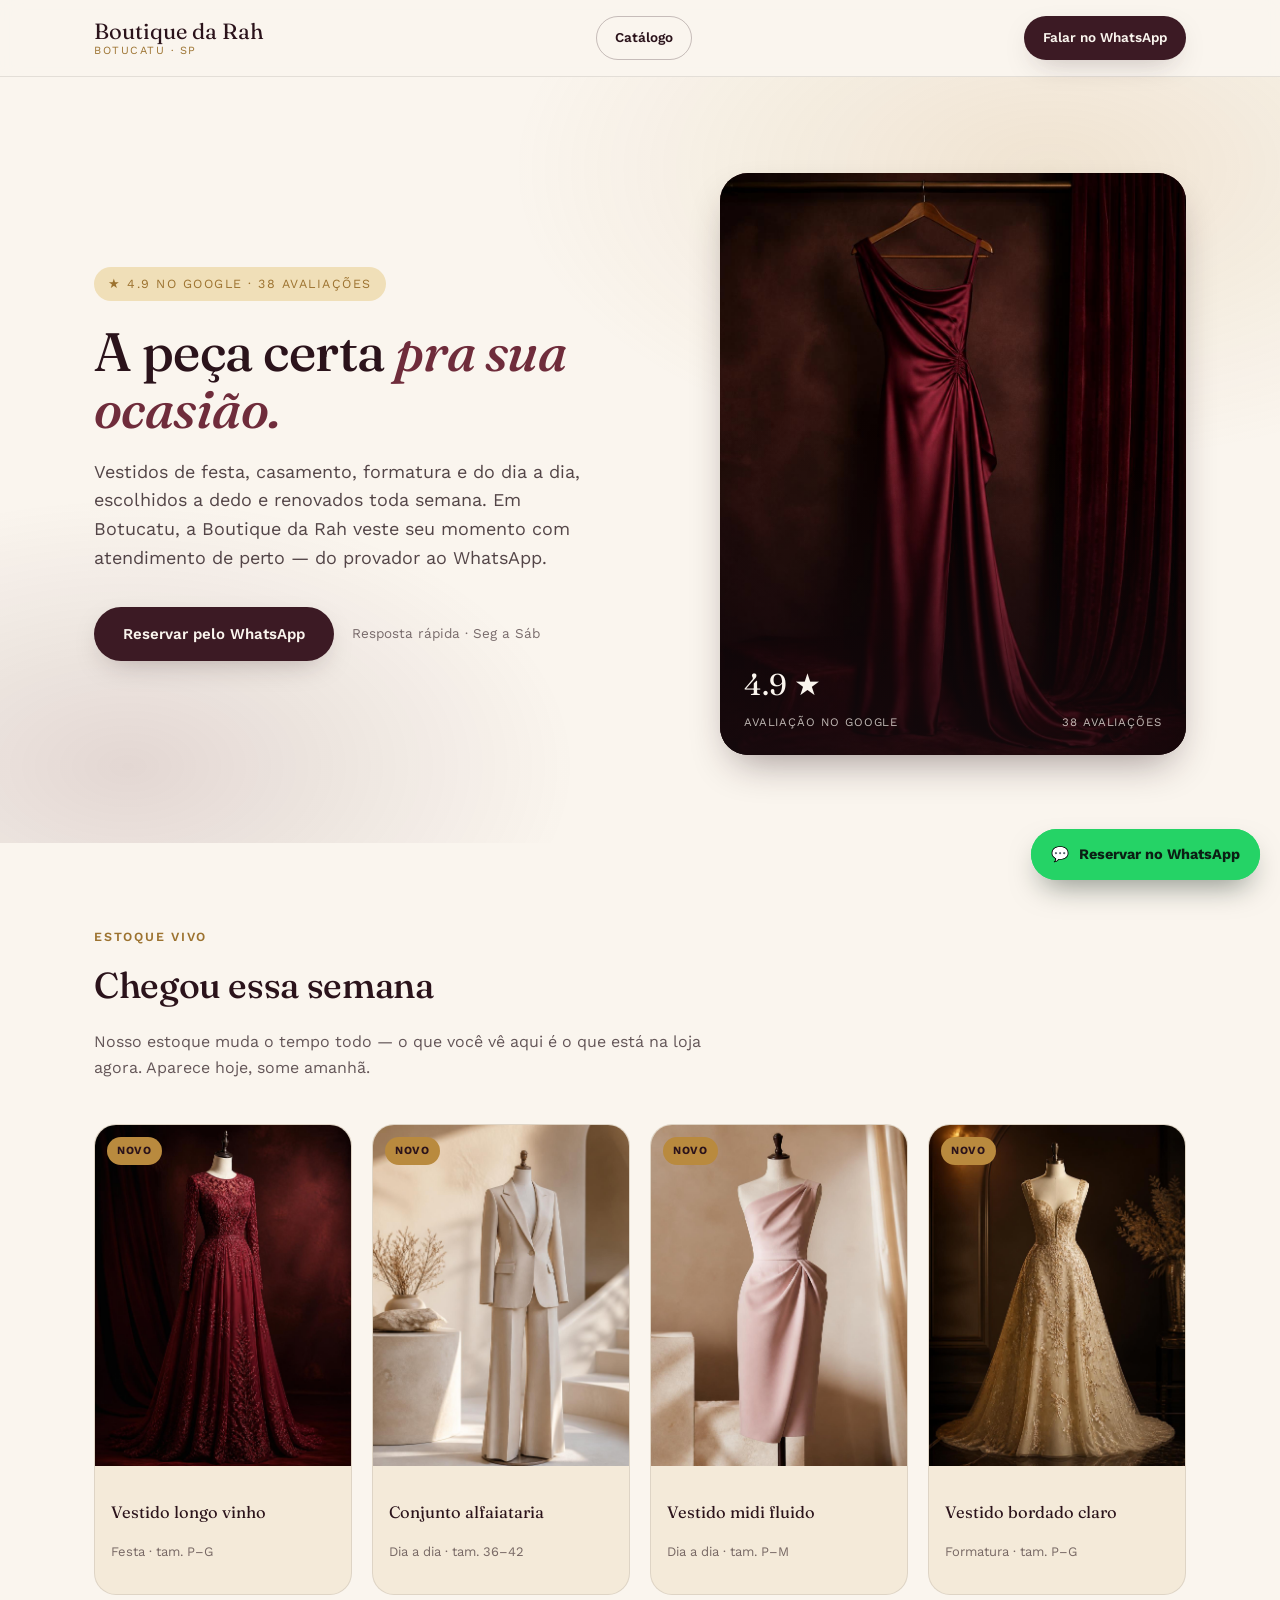
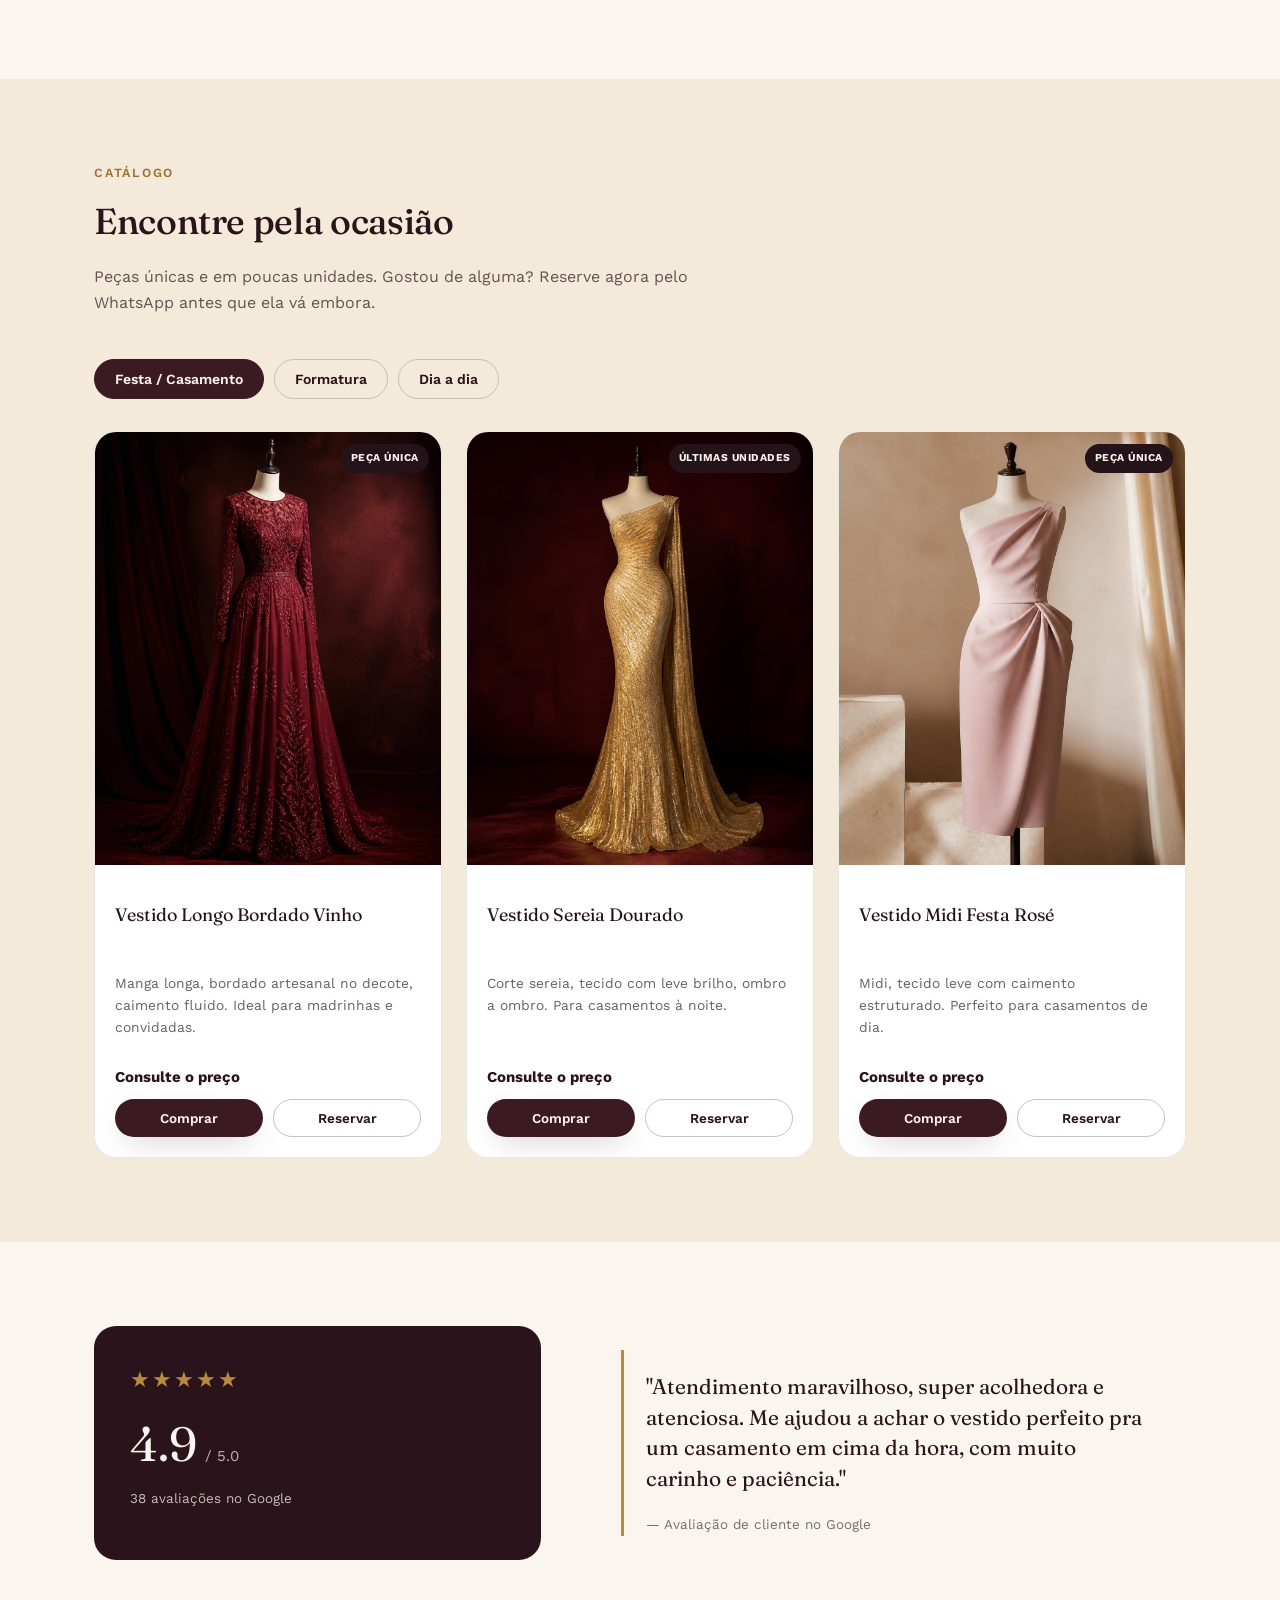
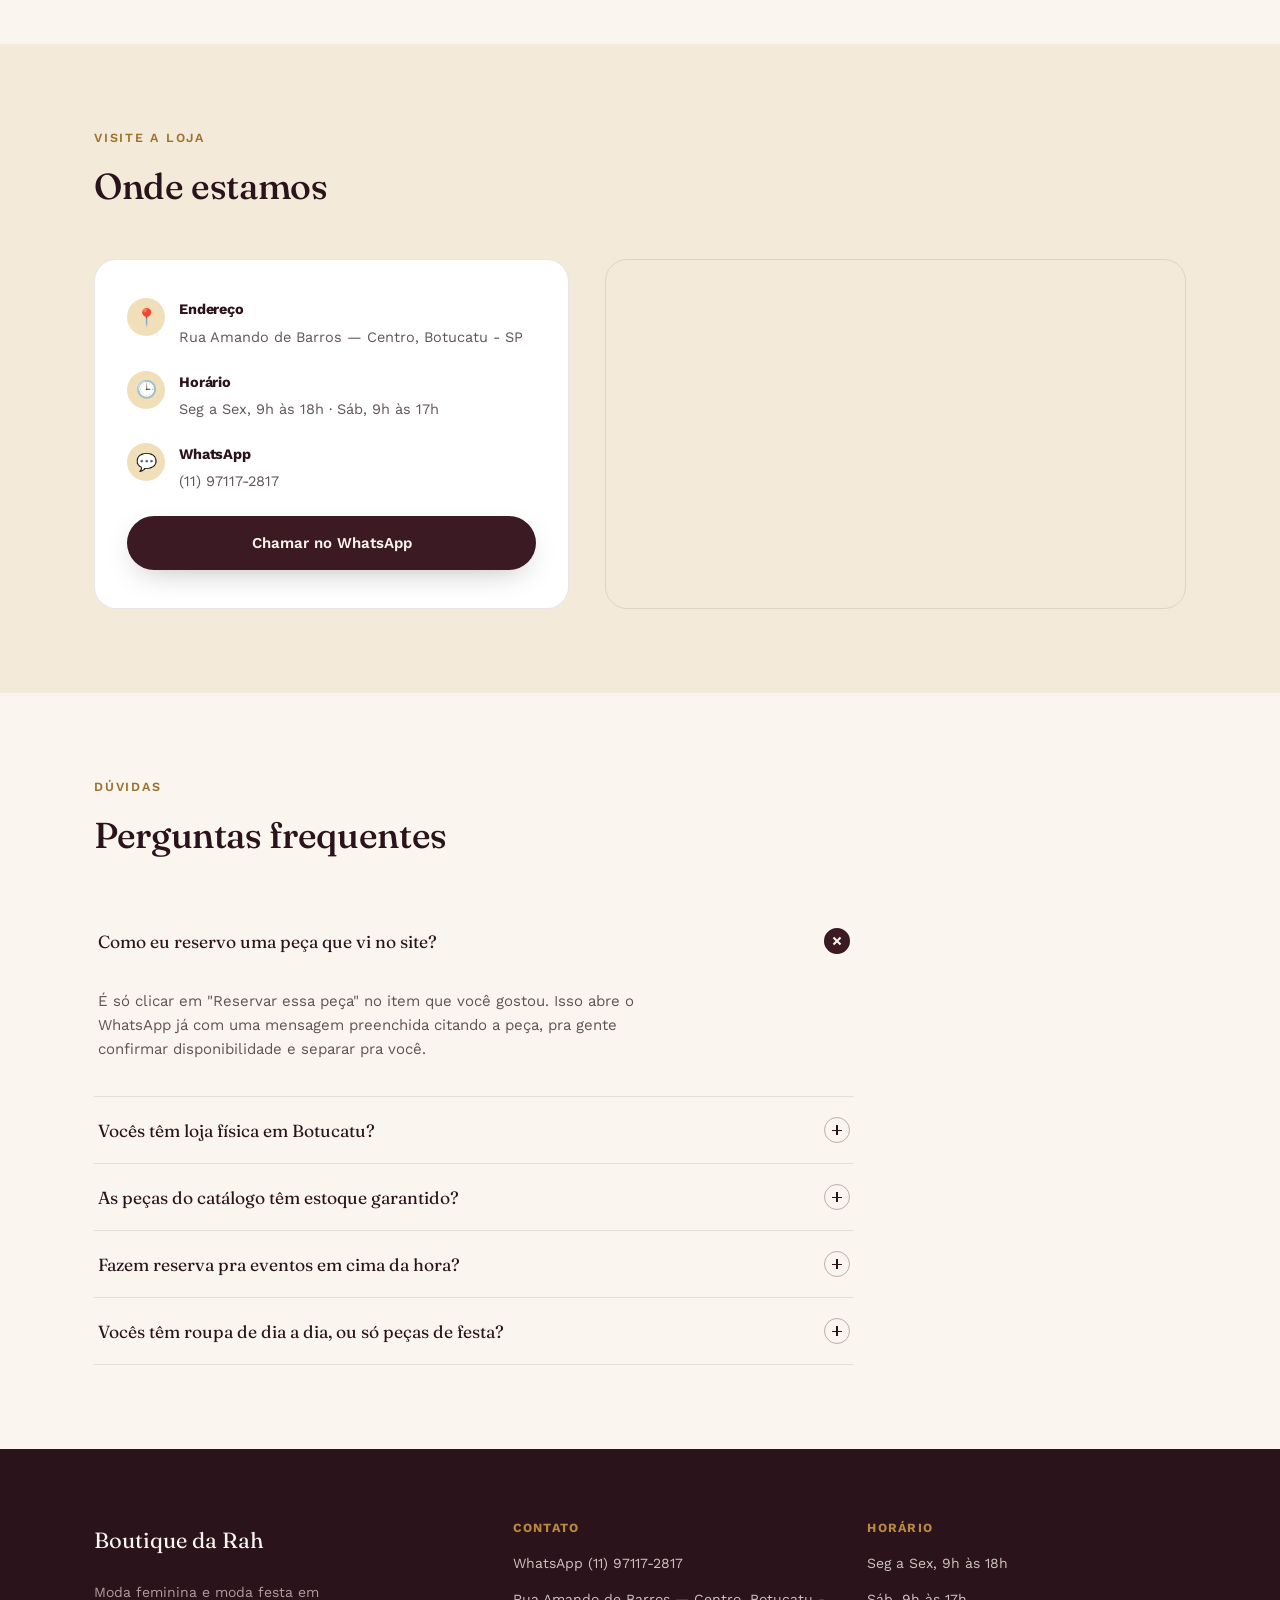
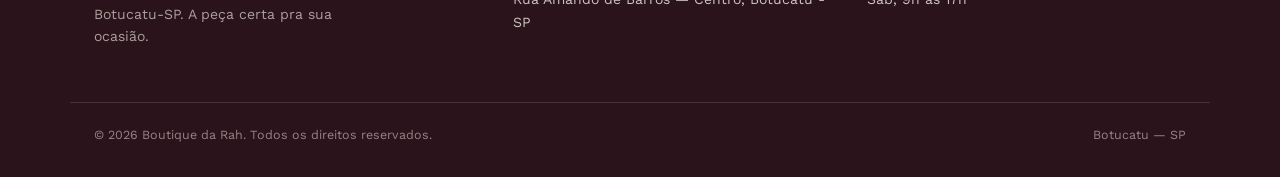
<file: boutique-da-rah/index.html>
<!DOCTYPE html>
<html lang="pt-BR">
<head>
<meta charset="UTF-8">
<meta name="viewport" content="width=device-width, initial-scale=1">
<title>Boutique da Rah — Moda Feminina e Festa em Botucatu-SP</title>
<meta name="description" content="Boutique da Rah, em Botucatu-SP: vestidos de festa, casamento, formatura e peças do dia a dia. Estoque renovado toda semana, atendimento acolhedor e reserva rápida pelo WhatsApp.">
<meta name="theme-color" content="#3c1a24">

<meta property="og:type" content="website">
<meta property="og:title" content="Boutique da Rah — Moda Feminina e Festa em Botucatu-SP">
<meta property="og:description" content="A peça certa pra sua ocasião. Vestidos de festa, casamento, formatura e dia a dia, com estoque sempre renovado. Reserve pelo WhatsApp.">
<meta property="og:locale" content="pt_BR">

<link rel="preconnect" href="https://fonts.googleapis.com">
<link rel="preconnect" href="https://fonts.gstatic.com" crossorigin>
<link href="https://fonts.googleapis.com/css2?family=Fraunces:ital,wght@0,400;0,500;0,600;1,500&family=Work+Sans:wght@400;500;600;700&display=swap" rel="stylesheet">
<link rel="stylesheet" href="styles.css">
</head>
<body>

<header class="site-header">
  <div class="container">
    <a href="#top" class="brand">
      <span class="brand-mark">Boutique da Rah</span>
      <span class="brand-sub">Botucatu · SP</span>
    </a>
    <nav class="nav-links">
      <a href="#catalogo" class="btn btn-ghost btn-small">Catálogo</a>
    </nav>
    <a class="btn btn-primary btn-small" id="header-whats"
       href="#" target="_blank" rel="noopener">
      Falar no WhatsApp
    </a>
  </div>
</header>

<main id="top">

  <!-- HERO -->
  <section class="hero">
    <div class="container hero-grid">
      <div>
        <span class="hero-eyebrow reveal-hero" data-delay="0">★ 4.9 no Google · 38 avaliações</span>
        <h1 class="reveal-hero" data-delay="1">A peça certa <em>pra sua ocasião.</em></h1>
        <p class="hero-lede reveal-hero" data-delay="2">
          Vestidos de festa, casamento, formatura e do dia a dia, escolhidos a dedo
          e renovados toda semana. Em Botucatu, a Boutique da Rah veste seu momento
          com atendimento de perto — do provador ao WhatsApp.
        </p>
        <div class="hero-actions reveal-hero" data-delay="3">
          <a class="btn btn-primary" id="hero-whats" href="#" target="_blank" rel="noopener">
            Reservar pelo WhatsApp
          </a>
          <span class="hero-note">Resposta rápida · Seg a Sáb</span>
        </div>
      </div>
      <div class="hero-visual reveal-hero" data-delay="2">
        <img src="images/hero-vestido-vinho.jpg" alt="Vestido longo de festa em cetim vinho, peça em destaque da Boutique da Rah">
        <div class="hero-visual-tag">
          <div>
            <span class="rating">4.9 ★</span>
            <small>Avaliação no Google</small>
          </div>
          <small>38 avaliações</small>
        </div>
      </div>
    </div>
  </section>

  <!-- CHEGOU ESSA SEMANA -->
  <section class="section" id="novidades">
    <div class="container">
      <div class="section-head reveal">
        <span class="section-kicker">Estoque vivo</span>
        <h2>Chegou essa semana</h2>
        <p>Nosso estoque muda o tempo todo — o que você vê aqui é o que está na loja agora. Aparece hoje, some amanhã.</p>
      </div>
      <div class="drop-grid">
        <div class="drop-card reveal">
          <div class="drop-swatch">
            <img src="images/vestido-longo-bordado-vinho.jpg" alt="Vestido longo de festa em tom vinho, bordado no decote">
          </div>
          <span class="drop-new">Novo</span>
          <div class="drop-info">
            <p class="name">Vestido longo vinho</p>
            <p class="meta">Festa · tam. P–G</p>
          </div>
        </div>
        <div class="drop-card reveal">
          <div class="drop-swatch">
            <img src="images/conjunto-alfaiataria-areia.jpg" alt="Conjunto de alfaiataria feminino em tom areia, blazer e calça pantalona">
          </div>
          <span class="drop-new">Novo</span>
          <div class="drop-info">
            <p class="name">Conjunto alfaiataria</p>
            <p class="meta">Dia a dia · tam. 36–42</p>
          </div>
        </div>
        <div class="drop-card reveal">
          <div class="drop-swatch">
            <img src="images/vestido-midi-rose.jpg" alt="Vestido midi fluido em tom rosé, caimento estruturado">
          </div>
          <span class="drop-new">Novo</span>
          <div class="drop-info">
            <p class="name">Vestido midi fluido</p>
            <p class="meta">Dia a dia · tam. P–M</p>
          </div>
        </div>
        <div class="drop-card reveal">
          <div class="drop-swatch">
            <img src="images/vestido-bordado-champagne.jpg" alt="Vestido de formatura em bordado champagne, decote princesa">
          </div>
          <span class="drop-new">Novo</span>
          <div class="drop-info">
            <p class="name">Vestido bordado claro</p>
            <p class="meta">Formatura · tam. P–G</p>
          </div>
        </div>
      </div>
    </div>
  </section>

  <!-- CATÁLOGO POR OCASIÃO -->
  <section class="section section-alt" id="catalogo">
    <div class="container">
      <div class="section-head reveal">
        <span class="section-kicker">Catálogo</span>
        <h2>Encontre pela ocasião</h2>
        <p>Peças únicas e em poucas unidades. Gostou de alguma? Reserve agora pelo WhatsApp antes que ela vá embora.</p>
      </div>

      <div class="tabs" role="tablist" aria-label="Filtrar catálogo por ocasião">
        <button class="tab-btn is-active" data-filter="festa" role="tab" aria-selected="true">Festa / Casamento</button>
        <button class="tab-btn" data-filter="formatura" role="tab" aria-selected="false">Formatura</button>
        <button class="tab-btn" data-filter="dia-a-dia" role="tab" aria-selected="false">Dia a dia</button>
      </div>

      <div class="catalog-grid" id="catalog-grid">

        <!-- FESTA / CASAMENTO -->
        <article class="item-card is-shown reveal" data-category="festa">
          <div class="item-media">
            <span class="item-badge">Peça única</span>
            <img src="images/vestido-longo-bordado-vinho.jpg" alt="Vestido longo bordado em tom vinho, manga longa, decote bordado">
          </div>
          <div class="item-body">
            <p class="name">Vestido Longo Bordado Vinho</p>
            <p class="desc">Manga longa, bordado artesanal no decote, caimento fluido. Ideal para madrinhas e convidadas.</p>
            <div class="row">
              <span class="price">Consulte o preço</span>
            </div>
            <div class="item-actions">
              <button class="btn btn-primary btn-small buy-btn" data-item="Vestido Longo Bordado Vinho (Festa/Casamento)">
                Comprar
              </button>
              <button class="btn btn-ghost btn-small reserve-btn" data-item="Vestido Longo Bordado Vinho (Festa/Casamento)">
                Reservar
              </button>
            </div>
          </div>
        </article>

        <article class="item-card is-shown reveal" data-category="festa">
          <div class="item-media">
            <span class="item-badge">Últimas unidades</span>
            <img src="images/vestido-sereia-dourado.jpg" alt="Vestido sereia dourado, tecido com brilho, ombro a ombro">
          </div>
          <div class="item-body">
            <p class="name">Vestido Sereia Dourado</p>
            <p class="desc">Corte sereia, tecido com leve brilho, ombro a ombro. Para casamentos à noite.</p>
            <div class="row">
              <span class="price">Consulte o preço</span>
            </div>
            <div class="item-actions">
              <button class="btn btn-primary btn-small buy-btn" data-item="Vestido Sereia Dourado (Festa/Casamento)">
                Comprar
              </button>
              <button class="btn btn-ghost btn-small reserve-btn" data-item="Vestido Sereia Dourado (Festa/Casamento)">
                Reservar
              </button>
            </div>
          </div>
        </article>

        <article class="item-card is-shown reveal" data-category="festa">
          <div class="item-media">
            <span class="item-badge">Peça única</span>
            <img src="images/vestido-midi-rose.jpg" alt="Vestido midi rosé, um ombro só, caimento estruturado">
          </div>
          <div class="item-body">
            <p class="name">Vestido Midi Festa Rosé</p>
            <p class="desc">Midi, tecido leve com caimento estruturado. Perfeito para casamentos de dia.</p>
            <div class="row">
              <span class="price">Consulte o preço</span>
            </div>
            <div class="item-actions">
              <button class="btn btn-primary btn-small buy-btn" data-item="Vestido Midi Festa Rosé (Festa/Casamento)">
                Comprar
              </button>
              <button class="btn btn-ghost btn-small reserve-btn" data-item="Vestido Midi Festa Rosé (Festa/Casamento)">
                Reservar
              </button>
            </div>
          </div>
        </article>

        <!-- FORMATURA -->
        <article class="item-card" data-category="formatura">
          <div class="item-media">
            <span class="item-badge">Peça única</span>
            <img src="images/vestido-bordado-champagne.jpg" alt="Vestido bordado champagne, decote princesa, para formatura">
          </div>
          <div class="item-body">
            <p class="name">Vestido Bordado Champagne</p>
            <p class="desc">Bordado fino em toda a saia, decote princesa. Para colação e formatura.</p>
            <div class="row">
              <span class="price">Consulte o preço</span>
            </div>
            <div class="item-actions">
              <button class="btn btn-primary btn-small buy-btn" data-item="Vestido Bordado Champagne (Formatura)">
                Comprar
              </button>
              <button class="btn btn-ghost btn-small reserve-btn" data-item="Vestido Bordado Champagne (Formatura)">
                Reservar
              </button>
            </div>
          </div>
        </article>

        <article class="item-card" data-category="formatura">
          <div class="item-media">
            <span class="item-badge">Últimas unidades</span>
            <img src="images/hero-vestido-vinho.jpg" alt="Vestido longo vinho com fenda lateral, tecido de caimento fluido">
          </div>
          <div class="item-body">
            <p class="name">Vestido Longo Fenda Vinho</p>
            <p class="desc">Fenda lateral, alça fina, tecido com caimento estruturado. Elegante e leve para dançar.</p>
            <div class="row">
              <span class="price">Consulte o preço</span>
            </div>
            <div class="item-actions">
              <button class="btn btn-primary btn-small buy-btn" data-item="Vestido Longo Fenda Vinho (Formatura)">
                Comprar
              </button>
              <button class="btn btn-ghost btn-small reserve-btn" data-item="Vestido Longo Fenda Vinho (Formatura)">
                Reservar
              </button>
            </div>
          </div>
        </article>

        <article class="item-card" data-category="formatura">
          <div class="item-media" style="--swatch-a:#b98a3e;--swatch-b:#55232f">
            <span class="item-badge">Peça única</span>
          </div>
          <div class="item-body">
            <p class="name">Vestido Tomara-que-caia Terracota</p>
            <p class="desc">Corpete estruturado, saia com leve volume. Para quem quer se destacar na foto.</p>
            <div class="row">
              <span class="price">Consulte o preço</span>
            </div>
            <div class="item-actions">
              <button class="btn btn-primary btn-small buy-btn" data-item="Vestido Tomara-que-caia Terracota (Formatura)">
                Comprar
              </button>
              <button class="btn btn-ghost btn-small reserve-btn" data-item="Vestido Tomara-que-caia Terracota (Formatura)">
                Reservar
              </button>
            </div>
          </div>
        </article>

        <!-- DIA A DIA -->
        <article class="item-card" data-category="dia-a-dia">
          <div class="item-media">
            <span class="item-badge">Novo</span>
            <img src="images/conjunto-alfaiataria-areia.jpg" alt="Conjunto alfaiataria areia, blazer e calça pantalona, tecido leve">
          </div>
          <div class="item-body">
            <p class="name">Conjunto Alfaiataria Areia</p>
            <p class="desc">Blazer + calça pantalona, tecido com leve elastano. Trabalho e compromissos.</p>
            <div class="row">
              <span class="price">Consulte o preço</span>
            </div>
            <div class="item-actions">
              <button class="btn btn-primary btn-small buy-btn" data-item="Conjunto Alfaiataria Areia (Dia a dia)">
                Comprar
              </button>
              <button class="btn btn-ghost btn-small reserve-btn" data-item="Conjunto Alfaiataria Areia (Dia a dia)">
                Reservar
              </button>
            </div>
          </div>
        </article>

        <article class="item-card" data-category="dia-a-dia">
          <div class="item-media">
            <span class="item-badge">Novo</span>
            <img src="images/vestido-midi-rose.jpg" alt="Vestido midi fluido em tom rosé claro, cinto na cintura">
          </div>
          <div class="item-body">
            <p class="name">Vestido Midi Fluido Rosé</p>
            <p class="desc">Manga bufante curta, tecido leve, cinto na cintura. Do café da manhã ao jantar.</p>
            <div class="row">
              <span class="price">Consulte o preço</span>
            </div>
            <div class="item-actions">
              <button class="btn btn-primary btn-small buy-btn" data-item="Vestido Midi Fluido Rosé (Dia a dia)">
                Comprar
              </button>
              <button class="btn btn-ghost btn-small reserve-btn" data-item="Vestido Midi Fluido Rosé (Dia a dia)">
                Reservar
              </button>
            </div>
          </div>
        </article>

        <article class="item-card" data-category="dia-a-dia">
          <div class="item-media" style="--swatch-a:#3c1a24;--swatch-b:#6f2c3b">
            <span class="item-badge">Últimas unidades</span>
          </div>
          <div class="item-body">
            <p class="name">Blusa Cetim Vinho</p>
            <p class="desc">Cetim fluido, gola laço, caimento solto. Combina com jeans ou saia alfaiataria.</p>
            <div class="row">
              <span class="price">Consulte o preço</span>
            </div>
            <div class="item-actions">
              <button class="btn btn-primary btn-small buy-btn" data-item="Blusa Cetim Vinho (Dia a dia)">
                Comprar
              </button>
              <button class="btn btn-ghost btn-small reserve-btn" data-item="Blusa Cetim Vinho (Dia a dia)">
                Reservar
              </button>
            </div>
          </div>
        </article>

      </div>
    </div>
  </section>

  <!-- PROVA SOCIAL -->
  <section class="section" id="avaliacoes">
    <div class="container proof reveal">
      <div class="proof-card">
        <div class="proof-stars" aria-hidden="true">★★★★★</div>
        <div class="proof-score">4.9<small>/ 5.0</small></div>
        <p class="proof-count">38 avaliações no Google</p>
      </div>
      <blockquote class="testimonial">
        <p>"Atendimento maravilhoso, super acolhedora e atenciosa. Me ajudou a achar o vestido perfeito
        pra um casamento em cima da hora, com muito carinho e paciência."</p>
        <cite>— Avaliação de cliente no Google</cite>
      </blockquote>
    </div>
  </section>

  <!-- LOCALIZAÇÃO -->
  <section class="section section-alt" id="localizacao">
    <div class="container">
      <div class="section-head reveal">
        <span class="section-kicker">Visite a loja</span>
        <h2>Onde estamos</h2>
      </div>
      <div class="location reveal">
        <div class="location-card">
          <div class="location-row">
            <span class="ico" aria-hidden="true">📍</span>
            <div>
              <h3>Endereço</h3>
              <p>Rua Amando de Barros — Centro, Botucatu - SP</p>
            </div>
          </div>
          <div class="location-row">
            <span class="ico" aria-hidden="true">🕒</span>
            <div>
              <h3>Horário</h3>
              <p>Seg a Sex, 9h às 18h · Sáb, 9h às 17h</p>
            </div>
          </div>
          <div class="location-row">
            <span class="ico" aria-hidden="true">💬</span>
            <div>
              <h3>WhatsApp</h3>
              <p>(11) 97117-2817</p>
            </div>
          </div>
          <a class="btn btn-primary" id="location-whats" href="#" target="_blank" rel="noopener">
            Chamar no WhatsApp
          </a>
        </div>
        <div class="map-frame">
          <iframe
            title="Mapa de localização da Boutique da Rah, Rua Amando de Barros, Centro, Botucatu - SP"
            src="https://www.google.com/maps?q=Rua+Amando+de+Barros,+Centro,+Botucatu+-+SP&output=embed"
            loading="lazy"
            referrerpolicy="no-referrer-when-downgrade">
          </iframe>
        </div>
      </div>
    </div>
  </section>

  <!-- FAQ -->
  <section class="section" id="faq">
    <div class="container">
      <div class="section-head reveal">
        <span class="section-kicker">Dúvidas</span>
        <h2>Perguntas frequentes</h2>
      </div>
      <div class="faq-list reveal">

        <div class="faq-item is-open">
          <button class="faq-q" aria-expanded="true">
            Como eu reservo uma peça que vi no site?
            <span class="plus" aria-hidden="true"></span>
          </button>
          <div class="faq-a-wrap">
            <p class="faq-a">É só clicar em "Reservar essa peça" no item que você gostou. Isso abre o WhatsApp
            já com uma mensagem preenchida citando a peça, pra gente confirmar disponibilidade e separar pra você.</p>
          </div>
        </div>

        <div class="faq-item">
          <button class="faq-q" aria-expanded="false">
            Vocês têm loja física em Botucatu?
            <span class="plus" aria-hidden="true"></span>
          </button>
          <div class="faq-a-wrap">
            <p class="faq-a">Sim! Estamos na Rua Amando de Barros, no Centro de Botucatu-SP. Funcionamos de
            segunda a sexta das 9h às 18h e aos sábados das 9h às 17h.</p>
          </div>
        </div>

        <div class="faq-item">
          <button class="faq-q" aria-expanded="false">
            As peças do catálogo têm estoque garantido?
            <span class="plus" aria-hidden="true"></span>
          </button>
          <div class="faq-a-wrap">
            <p class="faq-a">Muitas peças são únicas ou têm poucas unidades, já que o estoque é renovado toda
            semana. Por isso recomendamos reservar pelo WhatsApp assim que você gostar de algo.</p>
          </div>
        </div>

        <div class="faq-item">
          <button class="faq-q" aria-expanded="false">
            Fazem reserva pra eventos em cima da hora?
            <span class="plus" aria-hidden="true"></span>
          </button>
          <div class="faq-a-wrap">
            <p class="faq-a">Sim, é uma das coisas que mais fazemos por aqui. Chame no WhatsApp contando a data
            do evento e o estilo que procura, que a gente já adianta opções disponíveis agora.</p>
          </div>
        </div>

        <div class="faq-item">
          <button class="faq-q" aria-expanded="false">
            Vocês têm roupa de dia a dia, ou só peças de festa?
            <span class="plus" aria-hidden="true"></span>
          </button>
          <div class="faq-a-wrap">
            <p class="faq-a">Além de festa, casamento e formatura, temos uma linha de dia a dia — conjuntos,
            vestidos midi e blusas para o trabalho e o cotidiano.</p>
          </div>
        </div>

      </div>
    </div>
  </section>

</main>

<footer class="site-footer">
  <div class="container footer-grid">
    <div>
      <p class="footer-brand">Boutique da Rah</p>
      <p class="footer-tag">Moda feminina e moda festa em Botucatu-SP. A peça certa pra sua ocasião.</p>
    </div>
    <div class="footer-col">
      <h4>Contato</h4>
      <a href="#" id="footer-whats" target="_blank" rel="noopener">WhatsApp (11) 97117-2817</a>
      <p>Rua Amando de Barros — Centro, Botucatu - SP</p>
    </div>
    <div class="footer-col">
      <h4>Horário</h4>
      <p>Seg a Sex, 9h às 18h</p>
      <p>Sáb, 9h às 17h</p>
    </div>
  </div>
  <div class="container footer-bottom">
    <span>© <span id="year"></span> Boutique da Rah. Todos os direitos reservados.</span>
    <span>Botucatu — SP</span>
  </div>
</footer>

<a class="float-cta" id="float-whats" href="#" target="_blank" rel="noopener" aria-label="Falar com a Boutique da Rah no WhatsApp">
  <span class="pulse-ring" aria-hidden="true"></span>
  <span aria-hidden="true">💬</span>
  <span class="label">Reservar no WhatsApp</span>
</a>

<script src="script.js"></script>
</body>
</html>
</file>
<file: boutique-da-rah/styles.css>
/* ============================================================
   Boutique da Rah — moda feminina & festa, Botucatu-SP
   Direção visual: alfaiataria noturna. Vinho profundo + areia
   quente + latão fosco. Serifada de exibição contra sans limpa.
   ============================================================ */

:root {
  --ink: #241318;
  --wine-950: #2b131b;
  --wine-900: #3c1a24;
  --wine-800: #55232f;
  --wine-700: #6f2c3b;
  --sand-50: #faf5ee;
  --sand-100: #f4ead9;
  --sand-200: #ead9bf;
  --brass-500: #b98a3e;
  --brass-600: #9c722f;
  --brass-100: #f0dfb8;
  --ok-line: rgba(36, 19, 24, 0.1);
  --shadow-soft: 0 10px 30px -12px rgba(43, 19, 27, 0.35);
  --shadow-lift: 0 18px 40px -14px rgba(43, 19, 27, 0.45);
  --radius-pill: 999px;
  --radius-card: 22px;
  --ease-out: cubic-bezier(0.16, 1, 0.3, 1);
  --dur-fast: 180ms;
  --dur-med: 420ms;
}

* { box-sizing: border-box; }

html {
  scroll-behavior: smooth;
}

body {
  margin: 0;
  background: var(--sand-50);
  color: var(--ink);
  font-family: "Work Sans", -apple-system, BlinkMacSystemFont, "Segoe UI", sans-serif;
  font-size: 16px;
  line-height: 1.6;
  -webkit-font-smoothing: antialiased;
  overflow-x: hidden;
}

h1, h2, h3, .display {
  font-family: "Fraunces", "Georgia", serif;
  font-weight: 500;
  letter-spacing: -0.01em;
  color: var(--wine-950);
  margin: 0;
}

img, svg { display: block; max-width: 100%; }

a { color: inherit; }

.container {
  width: 100%;
  max-width: 1140px;
  margin-inline: auto;
  padding-inline: 24px;
}

@media (prefers-reduced-motion: reduce) {
  html { scroll-behavior: auto; }
  *, *::before, *::after {
    animation-duration: 0.001ms !important;
    animation-iteration-count: 1 !important;
    transition-duration: 0.001ms !important;
    scroll-behavior: auto !important;
  }
}

/* ---------------- Buttons ---------------- */

.btn {
  display: inline-flex;
  align-items: center;
  justify-content: center;
  gap: 8px;
  border-radius: var(--radius-pill);
  padding: 14px 28px;
  font-family: "Work Sans", sans-serif;
  font-weight: 600;
  font-size: 15px;
  border: 1px solid transparent;
  cursor: pointer;
  text-decoration: none;
  transition: transform var(--dur-fast) var(--ease-out),
              box-shadow var(--dur-fast) var(--ease-out),
              background-color var(--dur-fast) var(--ease-out),
              color var(--dur-fast) var(--ease-out);
  white-space: nowrap;
}

.btn-primary {
  background: var(--wine-900);
  color: var(--sand-50);
  box-shadow: var(--shadow-soft);
}
.btn-primary:hover {
  background: var(--wine-800);
  transform: translateY(-2px);
  box-shadow: var(--shadow-lift);
}
.btn-primary:active { transform: translateY(0); }

.btn-ghost {
  background: transparent;
  border-color: rgba(43, 19, 27, 0.25);
  color: var(--wine-950);
}
.btn-ghost:hover {
  background: rgba(43, 19, 27, 0.06);
  border-color: var(--wine-900);
  transform: translateY(-2px);
}

.btn-small {
  padding: 10px 18px;
  font-size: 13.5px;
}

/* ---------------- Header ---------------- */

.site-header {
  position: sticky;
  top: 0;
  z-index: 40;
  background: rgba(250, 245, 238, 0.86);
  backdrop-filter: blur(10px);
  border-bottom: 1px solid var(--ok-line);
}

.site-header .container {
  display: flex;
  align-items: center;
  justify-content: space-between;
  padding-block: 16px;
}

.brand {
  display: flex;
  flex-direction: column;
  line-height: 1.1;
  text-decoration: none;
}
.brand-mark {
  font-family: "Fraunces", serif;
  font-size: 22px;
  color: var(--wine-950);
}
.brand-sub {
  font-size: 11px;
  letter-spacing: 0.14em;
  text-transform: uppercase;
  color: var(--brass-600);
  margin-top: 2px;
}

/* ---------------- Hero ---------------- */

.hero {
  position: relative;
  padding-block: 96px 88px;
  overflow: hidden;
  background:
    radial-gradient(60% 55% at 82% 12%, rgba(185, 138, 62, 0.16), transparent 70%),
    radial-gradient(50% 50% at 10% 90%, rgba(85, 35, 47, 0.14), transparent 70%),
    var(--sand-50);
}

.hero-grid {
  display: grid;
  grid-template-columns: 1.1fr 0.9fr;
  gap: 56px;
  align-items: center;
}

.hero-eyebrow {
  display: inline-flex;
  align-items: center;
  gap: 8px;
  font-size: 12.5px;
  letter-spacing: 0.12em;
  text-transform: uppercase;
  color: var(--brass-600);
  background: var(--brass-100);
  padding: 7px 14px;
  border-radius: var(--radius-pill);
  margin-bottom: 22px;
}

.hero h1 {
  font-size: clamp(34px, 5vw, 54px);
  line-height: 1.06;
}
.hero h1 em {
  font-style: italic;
  color: var(--wine-700);
}

.hero-lede {
  margin-top: 20px;
  font-size: 18px;
  max-width: 46ch;
  color: rgba(36, 19, 24, 0.78);
}

.hero-actions {
  margin-top: 34px;
  display: flex;
  align-items: center;
  gap: 18px;
  flex-wrap: wrap;
}

.hero-note {
  font-size: 13.5px;
  color: rgba(36, 19, 24, 0.6);
}

.hero-visual {
  position: relative;
  aspect-ratio: 4 / 5;
  border-radius: 28px;
  background: linear-gradient(155deg, var(--wine-800), var(--wine-950) 60%);
  box-shadow: var(--shadow-lift);
  overflow: hidden;
}
.hero-visual img {
  width: 100%;
  height: 100%;
  object-fit: cover;
  display: block;
}
.hero-visual::after {
  content: "";
  position: absolute;
  inset: 0;
  background: linear-gradient(190deg, rgba(43,19,27,0) 45%, rgba(24,11,15,0.82) 100%);
}
.hero-visual-tag {
  position: absolute;
  left: 24px;
  bottom: 24px;
  right: 24px;
  z-index: 2;
  display: flex;
  align-items: flex-end;
  justify-content: space-between;
  color: var(--sand-50);
}
.hero-visual-tag .rating {
  font-family: "Fraunces", serif;
  font-size: 30px;
}
.hero-visual-tag small {
  display: block;
  font-family: "Work Sans", sans-serif;
  font-size: 11.5px;
  letter-spacing: 0.08em;
  text-transform: uppercase;
  opacity: 0.75;
  margin-top: 4px;
}

/* reveal on load */
.reveal-hero {
  opacity: 0;
  transform: translateY(22px);
}
.reveal-hero.is-in {
  animation: heroIn var(--dur-med) var(--ease-out) forwards;
}
.reveal-hero[data-delay="1"].is-in { animation-delay: 80ms; }
.reveal-hero[data-delay="2"].is-in { animation-delay: 160ms; }
.reveal-hero[data-delay="3"].is-in { animation-delay: 240ms; }

@keyframes heroIn {
  to { opacity: 1; transform: translateY(0); }
}

/* ---------------- Sections generic ---------------- */

.section {
  padding-block: 84px;
}
.section-alt {
  background: var(--sand-100);
}

.section-head {
  max-width: 640px;
  margin-bottom: 44px;
}
.section-kicker {
  font-size: 12.5px;
  letter-spacing: 0.14em;
  text-transform: uppercase;
  color: var(--brass-600);
  font-weight: 600;
  margin-bottom: 10px;
  display: block;
}
.section-head h2 {
  font-size: clamp(26px, 3.4vw, 36px);
}
.section-head p {
  margin-top: 14px;
  color: rgba(36, 19, 24, 0.7);
  font-size: 16px;
}

/* scroll reveal */
.reveal {
  opacity: 0;
  transform: translateY(24px);
  transition: opacity 620ms var(--ease-out), transform 620ms var(--ease-out);
}
.reveal.is-visible {
  opacity: 1;
  transform: translateY(0);
}

/* ---------------- Weekly drop cards ---------------- */

.drop-grid {
  display: grid;
  grid-template-columns: repeat(4, 1fr);
  gap: 20px;
}

.drop-card {
  position: relative;
  border-radius: var(--radius-card);
  overflow: hidden;
  background: var(--sand-100);
  border: 1px solid var(--ok-line);
  transition: transform var(--dur-med) var(--ease-out), box-shadow var(--dur-med) var(--ease-out);
}
.drop-card:hover {
  transform: translateY(-6px);
  box-shadow: var(--shadow-lift);
}
.drop-swatch {
  aspect-ratio: 3 / 4;
  background: linear-gradient(160deg, var(--swatch-a, var(--wine-700)), var(--swatch-b, var(--wine-950)));
  position: relative;
  overflow: hidden;
  transition: transform var(--dur-med) var(--ease-out);
}
.drop-card:hover .drop-swatch {
  transform: scale(1.04);
}
.drop-swatch img {
  width: 100%;
  height: 100%;
  object-fit: cover;
  display: block;
}
.drop-swatch:not(:has(img))::after {
  content: "";
  position: absolute;
  inset: 0;
  background: repeating-linear-gradient(115deg, rgba(255,255,255,0.06) 0 2px, transparent 2px 14px);
}
.drop-new {
  position: absolute;
  top: 12px;
  left: 12px;
  background: var(--brass-500);
  color: var(--wine-950);
  font-size: 11px;
  font-weight: 700;
  letter-spacing: 0.06em;
  text-transform: uppercase;
  padding: 5px 10px;
  border-radius: var(--radius-pill);
}
.drop-info {
  padding: 16px 16px 18px;
}
.drop-info .name {
  font-family: "Fraunces", serif;
  font-size: 16.5px;
  color: var(--wine-950);
}
.drop-info .meta {
  margin-top: 4px;
  font-size: 13px;
  color: rgba(36, 19, 24, 0.6);
}

/* ---------------- Catalog / occasion tabs ---------------- */

.tabs {
  display: flex;
  gap: 10px;
  flex-wrap: wrap;
  margin-bottom: 32px;
}
.tab-btn {
  border: 1px solid rgba(43, 19, 27, 0.2);
  background: transparent;
  color: var(--wine-950);
  padding: 11px 20px;
  border-radius: var(--radius-pill);
  font-family: "Work Sans", sans-serif;
  font-weight: 600;
  font-size: 14px;
  cursor: pointer;
  transition: all var(--dur-fast) var(--ease-out);
}
.tab-btn:hover {
  border-color: var(--wine-900);
  background: rgba(43, 19, 27, 0.05);
}
.tab-btn.is-active {
  background: var(--wine-900);
  border-color: var(--wine-900);
  color: var(--sand-50);
}

.catalog-grid {
  display: grid;
  grid-template-columns: repeat(3, 1fr);
  gap: 24px;
}

.item-card {
  display: none;
  border-radius: var(--radius-card);
  background: #fff;
  border: 1px solid var(--ok-line);
  overflow: hidden;
  transition: transform var(--dur-med) var(--ease-out), box-shadow var(--dur-med) var(--ease-out);
}
.item-card.is-shown {
  display: flex;
  flex-direction: column;
}
.item-card:hover {
  transform: translateY(-5px);
  box-shadow: var(--shadow-lift);
}

.item-media {
  aspect-ratio: 4 / 5;
  position: relative;
  background: linear-gradient(150deg, var(--swatch-a, var(--wine-700)), var(--swatch-b, var(--brass-500)));
  overflow: hidden;
}
.item-media img {
  width: 100%;
  height: 100%;
  object-fit: cover;
  display: block;
  transition: transform var(--dur-med) var(--ease-out);
}
.item-card:hover .item-media img {
  transform: scale(1.05);
}
.item-media:not(:has(img))::after {
  content: "";
  position: absolute;
  inset: 0;
  background: radial-gradient(120% 90% at 20% 0%, rgba(255,255,255,0.18), transparent 55%);
}
.item-badge {
  position: absolute;
  top: 12px;
  right: 12px;
  background: var(--ink);
  color: var(--sand-50);
  font-size: 10.5px;
  font-weight: 700;
  letter-spacing: 0.05em;
  text-transform: uppercase;
  padding: 6px 10px;
  border-radius: var(--radius-pill);
  z-index: 2;
}

.item-body {
  padding: 18px 20px 20px;
  display: flex;
  flex-direction: column;
  gap: 10px;
  flex: 1;
}
.item-body .name {
  font-family: "Fraunces", serif;
  font-size: 18px;
}
.item-body .desc {
  font-size: 13.8px;
  color: rgba(36, 19, 24, 0.68);
  flex: 1;
}
.item-body .row {
  display: flex;
  align-items: center;
  justify-content: space-between;
  margin-top: 4px;
}
.item-body .price {
  font-weight: 700;
  color: var(--wine-950);
  font-size: 15px;
}

.item-actions {
  display: flex;
  gap: 10px;
  flex-wrap: wrap;
}
.item-actions .btn {
  flex: 1;
  white-space: nowrap;
}

/* ---------------- Social proof ---------------- */

.proof {
  display: grid;
  grid-template-columns: 0.85fr 1.15fr;
  gap: 40px;
  align-items: center;
}
.proof-card {
  background: var(--wine-950);
  color: var(--sand-50);
  border-radius: var(--radius-card);
  padding: 36px;
}
.proof-stars {
  color: var(--brass-500);
  font-size: 22px;
  letter-spacing: 2px;
}
.proof-score {
  font-family: "Fraunces", serif;
  font-size: 48px;
  margin-top: 8px;
}
.proof-score small {
  font-family: "Work Sans", sans-serif;
  font-size: 15px;
  opacity: 0.7;
  margin-left: 8px;
}
.proof-count {
  margin-top: 6px;
  font-size: 13.5px;
  opacity: 0.75;
}
.testimonial {
  border-left: 3px solid var(--brass-500);
  padding-left: 22px;
}
.testimonial p {
  font-family: "Fraunces", serif;
  font-size: 21px;
  color: var(--wine-950);
  line-height: 1.45;
}
.testimonial cite {
  display: block;
  margin-top: 14px;
  font-style: normal;
  font-size: 13.5px;
  color: rgba(36, 19, 24, 0.6);
}

/* ---------------- Location ---------------- */

.location {
  display: grid;
  grid-template-columns: 0.9fr 1.1fr;
  gap: 36px;
  align-items: stretch;
}
.location-card {
  background: #fff;
  border: 1px solid var(--ok-line);
  border-radius: var(--radius-card);
  padding: 32px;
  display: flex;
  flex-direction: column;
  gap: 22px;
  justify-content: center;
}
.location-row {
  display: flex;
  gap: 14px;
  align-items: flex-start;
}
.location-row .ico {
  width: 38px;
  height: 38px;
  flex: none;
  border-radius: 50%;
  background: var(--brass-100);
  color: var(--brass-600);
  display: flex;
  align-items: center;
  justify-content: center;
  font-size: 17px;
}
.location-row h3 {
  font-family: "Work Sans", sans-serif;
  font-weight: 700;
  font-size: 14.5px;
  color: var(--wine-950);
}
.location-row p {
  margin: 4px 0 0;
  font-size: 14.5px;
  color: rgba(36, 19, 24, 0.72);
}
.map-frame {
  border-radius: var(--radius-card);
  overflow: hidden;
  border: 1px solid var(--ok-line);
  min-height: 340px;
}
.map-frame iframe {
  width: 100%;
  height: 100%;
  min-height: 340px;
  border: 0;
}

/* ---------------- FAQ ---------------- */

.faq-list {
  max-width: 760px;
}
.faq-item {
  border-bottom: 1px solid var(--ok-line);
}
.faq-q {
  width: 100%;
  background: none;
  border: none;
  text-align: left;
  padding: 20px 4px;
  display: flex;
  align-items: center;
  justify-content: space-between;
  gap: 16px;
  cursor: pointer;
  font-family: "Fraunces", serif;
  font-size: 17.5px;
  color: var(--wine-950);
}
.faq-q .plus {
  flex: none;
  width: 26px;
  height: 26px;
  border-radius: 50%;
  border: 1px solid rgba(43, 19, 27, 0.3);
  display: flex;
  align-items: center;
  justify-content: center;
  position: relative;
  transition: transform var(--dur-med) var(--ease-out), background var(--dur-fast);
}
.faq-q .plus::before,
.faq-q .plus::after {
  content: "";
  position: absolute;
  background: var(--wine-950);
}
.faq-q .plus::before { width: 10px; height: 1.6px; }
.faq-q .plus::after { width: 1.6px; height: 10px; transition: opacity var(--dur-fast); }
.faq-item.is-open .faq-q .plus {
  transform: rotate(45deg);
  background: var(--wine-900);
}
.faq-item.is-open .faq-q .plus::before,
.faq-item.is-open .faq-q .plus::after {
  background: var(--sand-50);
}

.faq-a-wrap {
  max-height: 0;
  overflow: hidden;
  transition: max-height 380ms var(--ease-out);
}
.faq-a {
  padding: 0 4px 20px;
  color: rgba(36, 19, 24, 0.72);
  font-size: 15px;
  max-width: 62ch;
}

/* ---------------- Footer ---------------- */

.site-footer {
  background: var(--wine-950);
  color: rgba(250, 245, 238, 0.82);
  padding-block: 52px 32px;
}
.footer-grid {
  display: grid;
  grid-template-columns: 1.2fr 1fr 1fr;
  gap: 36px;
}
.footer-brand {
  font-family: "Fraunces", serif;
  font-size: 22px;
  color: var(--sand-50);
}
.footer-tag {
  margin-top: 10px;
  font-size: 14px;
  color: rgba(250, 245, 238, 0.62);
  max-width: 32ch;
}
.footer-col h4 {
  font-size: 12.5px;
  letter-spacing: 0.1em;
  text-transform: uppercase;
  color: var(--brass-500);
  margin-bottom: 14px;
}
.footer-col p, .footer-col a {
  display: block;
  font-size: 14px;
  color: rgba(250, 245, 238, 0.78);
  text-decoration: none;
  margin-bottom: 8px;
  transition: color var(--dur-fast);
}
.footer-col a:hover { color: var(--brass-500); }
.footer-bottom {
  margin-top: 40px;
  padding-top: 22px;
  border-top: 1px solid rgba(250, 245, 238, 0.14);
  font-size: 12.5px;
  color: rgba(250, 245, 238, 0.5);
  display: flex;
  justify-content: space-between;
  flex-wrap: wrap;
  gap: 10px;
}

/* ---------------- Floating WhatsApp CTA ---------------- */

.float-cta {
  position: fixed;
  right: 20px;
  bottom: 20px;
  z-index: 50;
  display: inline-flex;
  align-items: center;
  gap: 10px;
  background: #25D366;
  color: #0b1f14;
  font-weight: 700;
  font-size: 14.5px;
  padding: 14px 20px;
  border-radius: var(--radius-pill);
  text-decoration: none;
  box-shadow: 0 14px 30px -10px rgba(11, 31, 20, 0.5);
  transition: transform var(--dur-fast) var(--ease-out);
}
.float-cta:hover { transform: translateY(-3px) scale(1.02); }
.float-cta .pulse-ring {
  position: absolute;
  inset: 0;
  border-radius: var(--radius-pill);
  background: #25D366;
  animation: pulseRing 2.4s ease-out infinite;
  z-index: -1;
}
@keyframes pulseRing {
  0% { opacity: 0.55; transform: scale(1); }
  100% { opacity: 0; transform: scale(1.55); }
}
@media (prefers-reduced-motion: reduce) {
  .float-cta .pulse-ring { animation: none; display: none; }
}

/* ---------------- Responsive ---------------- */

@media (max-width: 980px) {
  .hero-grid { grid-template-columns: 1fr; }
  .hero-visual { order: -1; aspect-ratio: 16/10; }
  .drop-grid { grid-template-columns: repeat(2, 1fr); }
  .catalog-grid { grid-template-columns: repeat(2, 1fr); }
  .proof { grid-template-columns: 1fr; }
  .location { grid-template-columns: 1fr; }
  .footer-grid { grid-template-columns: 1fr 1fr; }
}

@media (max-width: 600px) {
  .section { padding-block: 60px; }
  .hero { padding-block: 64px 56px; }
  .drop-grid { grid-template-columns: repeat(2, 1fr); gap: 14px; }
  .catalog-grid { grid-template-columns: 1fr; }
  .footer-grid { grid-template-columns: 1fr; }
  .float-cta span.label { display: none; }
  .float-cta { padding: 14px; }
  .nav-links { display: none; }
}
</file>
